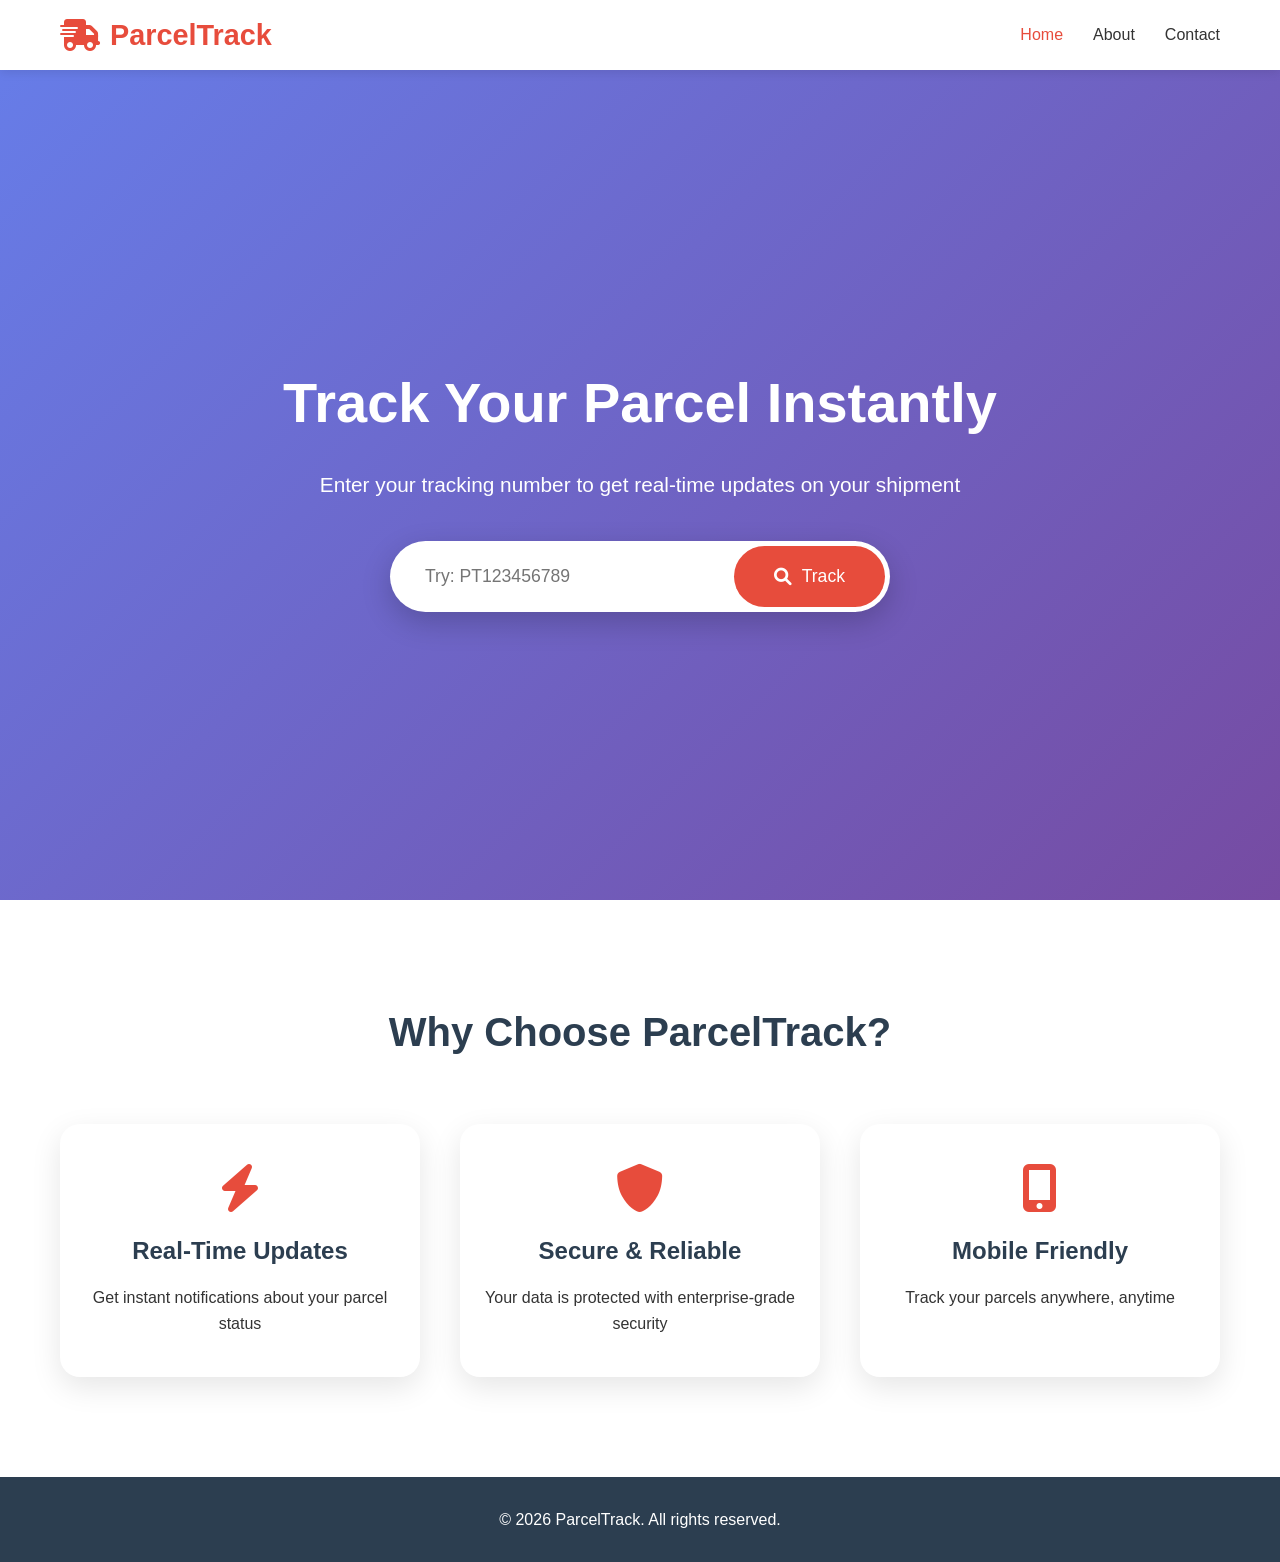
<file: index.html>
<!DOCTYPE html>
<html lang="en">
<head>
    <meta charset="UTF-8">
    <meta name="viewport" content="width=device-width, initial-scale=1.0">
    <title>ParcelTrack - Fast & Reliable Parcel Tracking</title>
    <link rel="stylesheet" href="style.css">
    <link href="https://cdnjs.cloudflare.com/ajax/libs/font-awesome/6.0.0/css/all.min.css" rel="stylesheet">
</head>
<body>
    <!-- Navigation -->
    <nav class="navbar">
        <div class="nav-container">
            <div class="nav-logo">
                <i class="fas fa-shipping-fast"></i>
                <span>ParcelTrack</span>
            </div>
            <ul class="nav-menu">
                <li><a href="index.html" class="nav-link active">Home</a></li>
                <li><a href="about.html" class="nav-link">About</a></li>
                <li><a href="contact.html" class="nav-link">Contact</a></li>
            </ul>
            <div class="hamburger">
                <span></span>
                <span></span>
                <span></span>
            </div>
        </div>
    </nav>

    <!-- Hero Section -->
    <section class="hero">
        <div class="hero-content">
            <h1>Track Your Parcel Instantly</h1>
            <p>Enter your tracking number to get real-time updates on your shipment</p>
            <div class="tracking-input">
                <input type="text" id="trackingNumber" placeholder="Try: PT123456789" maxlength="12">
                <button onclick="trackParcel()">
                    <i class="fas fa-search"></i> Track
                </button>
            </div>
        </div>
    </section>

    <!-- Tracking Results -->
    <section class="tracking-results" id="trackingResults" style="display: none;">
        <div class="container">
            <div class="result-card">
                <h2>Tracking Information</h2>
                <div class="tracking-status" id="trackingStatus"></div>
                <div class="timeline" id="timeline"></div>
            </div>
        </div>
    </section>

    <!-- Features -->
    <section class="features">
        <div class="container">
            <h2>Why Choose ParcelTrack?</h2>
            <div class="features-grid">
                <div class="feature-card">
                    <i class="fas fa-bolt"></i>
                    <h3>Real-Time Updates</h3>
                    <p>Get instant notifications about your parcel status</p>
                </div>
                <div class="feature-card">
                    <i class="fas fa-shield-alt"></i>
                    <h3>Secure & Reliable</h3>
                    <p>Your data is protected with enterprise-grade security</p>
                </div>
                <div class="feature-card">
                    <i class="fas fa-mobile-alt"></i>
                    <h3>Mobile Friendly</h3>
                    <p>Track your parcels anywhere, anytime</p>
                </div>
            </div>
        </div>
    </section>

    <footer class="footer">
        <div class="container">
            <p>&copy; 2026 ParcelTrack. All rights reserved.</p>
        </div>
    </footer>
    <script src="trackingdata.js"></script>
    <script src="script.js"></script>
</body>
</html>
</file>
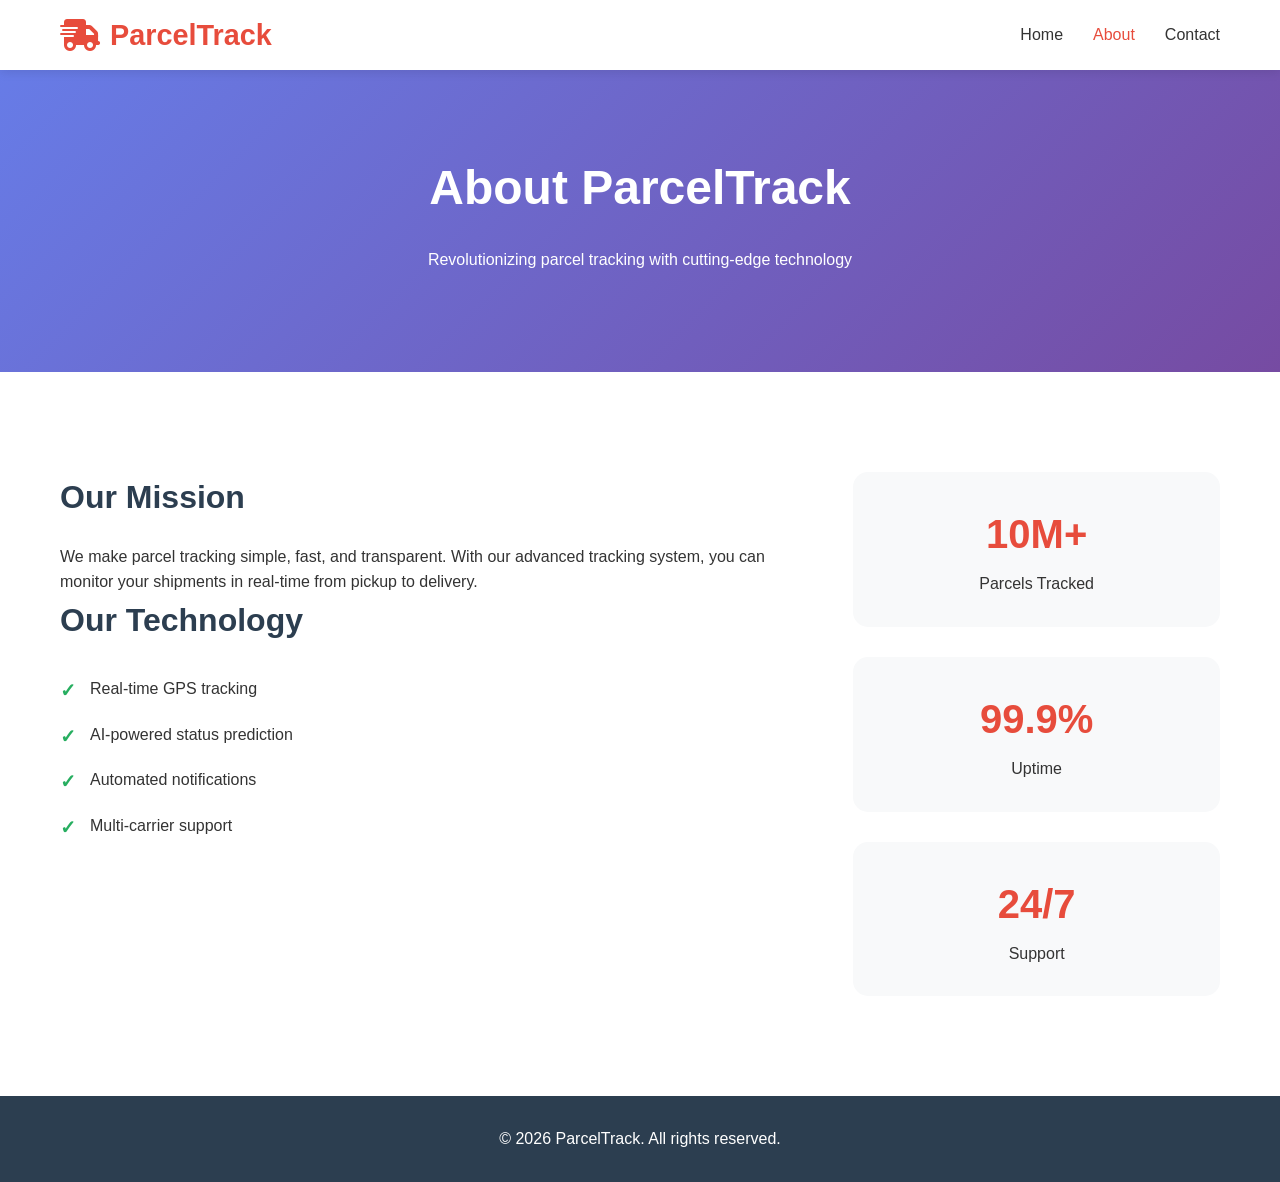
<file: about.html>
<!DOCTYPE html>
<html lang="en">
<head>
    <meta charset="UTF-8">
    <meta name="viewport" content="width=device-width, initial-scale=1.0">
    <title>About Us - ParcelTrack</title>
    <link rel="stylesheet" href="style.css">
    <link href="https://cdnjs.cloudflare.com/ajax/libs/font-awesome/6.0.0/css/all.min.css" rel="stylesheet">
</head>
<body>
    <!-- Navigation (same as index) -->
    <nav class="navbar">
        <div class="nav-container">
            <div class="nav-logo">
                <i class="fas fa-shipping-fast"></i>
                <span>ParcelTrack</span>
            </div>
            <ul class="nav-menu">
                <li><a href="index.html" class="nav-link">Home</a></li>
                <li><a href="about.html" class="nav-link active">About</a></li>
                <li><a href="contact.html" class="nav-link">Contact</a></li>
            </ul>
            <div class="hamburger">
                <span></span>
                <span></span>
                <span></span>
            </div>
        </div>
    </nav>

    <section class="about-hero">
        <div class="container">
            <h1>About ParcelTrack</h1>
            <p>Revolutionizing parcel tracking with cutting-edge technology</p>
        </div>
    </section>

    <section class="about-content">
        <div class="container">
            <div class="about-grid">
                <div class="about-text">
                    <h2>Our Mission</h2>
                    <p>We make parcel tracking simple, fast, and transparent. With our advanced tracking system, you can monitor your shipments in real-time from pickup to delivery.</p>
                    
                    <h2>Our Technology</h2>
                    <ul>
                        <li>Real-time GPS tracking</li>
                        <li>AI-powered status prediction</li>
                        <li>Automated notifications</li>
                        <li>Multi-carrier support</li>
                    </ul>
                </div>
                <div class="about-stats">
                    <div class="stat">
                        <h3>10M+</h3>
                        <p>Parcels Tracked</p>
                    </div>
                    <div class="stat">
                        <h3>99.9%</h3>
                        <p>Uptime</p>
                    </div>
                    <div class="stat">
                        <h3>24/7</h3>
                        <p>Support</p>
                    </div>
                </div>
            </div>
        </div>
    </section>

    <footer class="footer">
        <div class="container">
            <p>&copy; 2026 ParcelTrack. All rights reserved.</p>
        </div>
    </footer>

    <script src="script.js"></script>
</body>
</html>
</file>
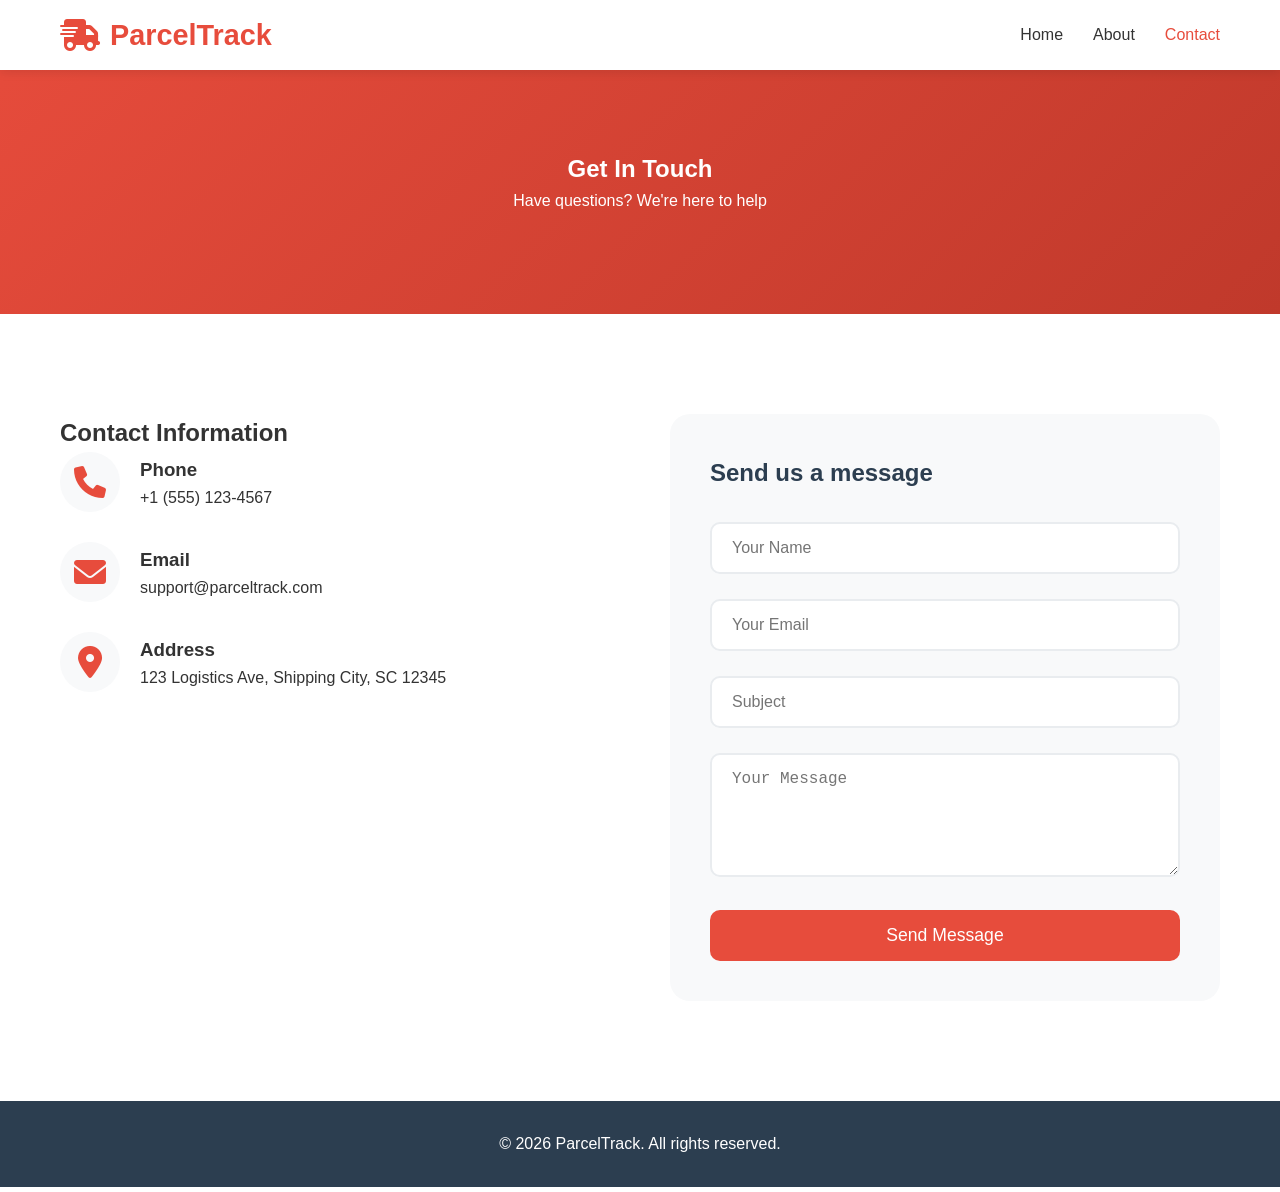
<file: contact.html>
<!DOCTYPE html>
<html lang="en">
<head>
    <meta charset="UTF-8">
    <meta name="viewport" content="width=device-width, initial-scale=1.0">
    <title>Contact Us - ParcelTrack</title>
    <link rel="stylesheet" href="style.css">
    <link href="https://cdnjs.cloudflare.com/ajax/libs/font-awesome/6.0.0/css/all.min.css" rel="stylesheet">
</head>
<body>
    <!-- Navigation -->
    <nav class="navbar">
        <div class="nav-container">
            <div class="nav-logo">
                <i class="fas fa-shipping-fast"></i>
                <span>ParcelTrack</span>
            </div>
            <ul class="nav-menu">
                <li><a href="index.html" class="nav-link">Home</a></li>
                <li><a href="about.html" class="nav-link">About</a></li>
                <li><a href="contact.html" class="nav-link active">Contact</a></li>
            </ul>
            <div class="hamburger">
                <span></span>
                <span></span>
                <span></span>
            </div>
        </div>
    </nav>

    <section class="contact-hero">
        <div class="container">
            <h1>Get In Touch</h1>
            <p>Have questions? We're here to help</p>
        </div>
    </section>

    <section class="contact-content">
        <div class="container">
            <div class="contact-grid">
                <div class="contact-info">
                    <h2>Contact Information</h2>
                    <div class="contact-item">
                        <i class="fas fa-phone"></i>
                        <div>
                            <h3>Phone</h3>
                            <p>+1 (555) 123-4567</p>
                        </div>
                    </div>
                    <div class="contact-item">
                        <i class="fas fa-envelope"></i>
                        <div>
                            <h3>Email</h3>
                            <p>support@parceltrack.com</p>
                        </div>
                    </div>
                    <div class="contact-item">
                        <i class="fas fa-map-marker-alt"></i>
                        <div>
                            <h3>Address</h3>
                            <p>123 Logistics Ave, Shipping City, SC 12345</p>
                        </div>
                    </div>
                </div>
                <form class="contact-form" id="contactForm">
                    <h2>Send us a message</h2>
                    <div class="form-group">
                        <input type="text" id="name" placeholder="Your Name" required>
                    </div>
                    <div class="form-group">
                        <input type="email" id="email" placeholder="Your Email" required>
                    </div>
                    <div class="form-group">
                        <input type="text" id="subject" placeholder="Subject" required>
                    </div>
                    <div class="form-group">
                        <textarea id="message" placeholder="Your Message" rows="5" required></textarea>
                    </div>
                    <button type="submit">Send Message</button>
                </form>
            </div>
        </div>
    </section>

    <footer class="footer">
        <div class="container">
            <p>&copy; 2026 ParcelTrack. All rights reserved.</p>
        </div>
    </footer>

    <script src="script.js"></script>
</body>
</html>
</file>
<file: style.css>
* {
    margin: 0;
    padding: 0;
    box-sizing: border-box;
}

body {
    font-family: 'Segoe UI', Tahoma, Geneva, Verdana, sans-serif;
    line-height: 1.6;
    color: #333;
}

.container {
    max-width: 1200px;
    margin: 0 auto;
    padding: 0 20px;
}

/* Navigation */
.navbar {
    background: #fff;
    box-shadow: 0 2px 10px rgba(0,0,0,0.1);
    position: fixed;
    top: 0;
    width: 100%;
    z-index: 1000;
}

.nav-container {
    max-width: 1200px;
    margin: 0 auto;
    padding: 0 20px;
    display: flex;
    justify-content: space-between;
    align-items: center;
    height: 70px;
}

.nav-logo {
    display: flex;
    align-items: center;
    font-size: 1.8rem;
    font-weight: bold;
    color: #e74c3c;
}

.nav-logo i {
    margin-right: 10px;
    font-size: 2rem;
}

.nav-menu {
    display: flex;
    list-style: none;
    gap: 30px;
}

.nav-link {
    text-decoration: none;
    color: #333;
    font-weight: 500;
    transition: color 0.3s;
}

.nav-link:hover, .nav-link.active {
    color: #e74c3c;
}

.hamburger {
    display: none;
    flex-direction: column;
    cursor: pointer;
}

.hamburger span {
    width: 25px;
    height: 3px;
    background: #333;
    margin: 3px 0;
    transition: 0.3s;
}

/* Hero Section */
.hero {
    background: linear-gradient(135deg, #667eea 0%, #764ba2 100%);
    height: 100vh;
    display: flex;
    align-items: center;
    justify-content: center;
    text-align: center;
    color: white;
    padding-top: 70px;
}

.hero-content h1 {
    font-size: 3.5rem;
    margin-bottom: 20px;
    animation: fadeInUp 1s ease;
}

.hero-content p {
    font-size: 1.3rem;
    margin-bottom: 40px;
    animation: fadeInUp 1s ease 0.2s both;
}

.tracking-input {
    display: flex;
    max-width: 500px;
    margin: 0 auto;
    background: white;
    border-radius: 50px;
    padding: 5px;
    box-shadow: 0 10px 30px rgba(0,0,0,0.2);
    animation: fadeInUp 1s ease 0.4s both;
}

#trackingNumber {
    flex: 1;
    border: none;
    padding: 20px 30px;
    font-size: 1.1rem;
    outline: none;
    border-radius: 50px;
}

.tracking-input button {
    background: #e74c3c;
    color: white;
    border: none;
    padding: 20px 40px;
    border-radius: 50px;
    cursor: pointer;
    font-size: 1.1rem;
    transition: all 0.3s;
    display: flex;
    align-items: center;
    gap: 10px;
}

.tracking-input button:hover {
    background: #c0392b;
    transform: translateY(-2px);
}

/* Tracking Results */
.tracking-results {
    padding: 80px 0;
    background: #f8f9fa;
}

.result-card {
    background: white;
    border-radius: 20px;
    padding: 40px;
    box-shadow: 0 20px 40px rgba(0,0,0,0.1);
    max-width: 800px;
    margin: 0 auto;
}

.tracking-status {
    text-align: center;
    margin-bottom: 40px;
}

.status-icon {
    font-size: 4rem;
    margin-bottom: 20px;
}

.status-delivered { color: #27ae60; }
.status-in-transit { color: #f39c12; }
.status-pending { color: #e74c3c; }

.timeline {
    display: flex;
    flex-direction: column;
    gap: 20px;
}

.timeline-item {
    display: flex;
    align-items: center;
    padding: 20px;
    background: #f8f9fa;
    border-radius: 15px;
    position: relative;
}

.timeline-item::before {
    content: '';
    position: absolute;
    left: 30px;
    top: 50%;
    transform: translateY(-50%);
    width: 3px;
    height: 100%;
    background: #e74c3c;
}

.timeline-icon {
    width: 60px;
    height: 60px;
    border-radius: 50%;
    background: #e74c3c;
    color: white;
    display: flex;
    align-items: center;
    justify-content: center;
    font-size: 1.2rem;
    z-index: 1;
    flex-shrink: 0;
}

.timeline-content {
    margin-left: 20px;
    flex: 1;
}

.timeline-content h4 {
    margin-bottom: 5px;
    color: #2c3e50;
}

.timeline-content p {
    color: #7f8c8d;
    font-size: 0.95rem;
}

/* Features */
.features {
    padding: 100px 0;
    background: white;
}

.features h2 {
    text-align: center;
    font-size: 2.5rem;
    margin-bottom: 60px;
    color: #2c3e50;
}

.features-grid {
    display: grid;
    grid-template-columns: repeat(auto-fit, minmax(300px, 1fr));
    gap: 40px;
}

.feature-card {
    text-align: center;
    padding: 40px 20px;
    border-radius: 20px;
    box-shadow: 0 10px 30px rgba(0,0,0,0.1);
    transition: transform 0.3s, box-shadow 0.3s;
}

.feature-card:hover {
    transform: translateY(-10px);
    box-shadow: 0 20px 40px rgba(0,0,0,0.15);
}

.feature-card i {
    font-size: 3rem;
    color: #e74c3c;
    margin-bottom: 20px;
}

.feature-card h3 {
    font-size: 1.5rem;
    margin-bottom: 15px;
    color: #2c3e50;
}

/* About Page */
.about-hero {
    background: linear-gradient(135deg, #667eea 0%, #764ba2 100%);
    padding: 150px 0 100px;
    text-align: center;
    color: white;
}

.about-hero h1 {
    font-size: 3rem;
    margin-bottom: 20px;
}

.about-content {
    padding: 100px 0;
}

.about-grid {
    display: grid;
    grid-template-columns: 2fr 1fr;
    gap: 60px;
    align-items: start;
}

.about-text h2 {
    font-size: 2rem;
    margin-bottom: 20px;
    color: #2c3e50;
}

.about-text ul {
    list-style: none;
    padding-left: 0;
}

.about-text li {
    padding: 10px 0;
    padding-left: 30px;
    position: relative;
}

.about-text li::before {
    content: '✓';
    position: absolute;
    left: 0;
    color: #27ae60;
    font-weight: bold;
    font-size: 1.2rem;
}

.about-stats {
    display: flex;
    flex-direction: column;
    gap: 30px;
}

.stat {
    text-align: center;
    padding: 30px;
    background: #f8f9fa;
    border-radius: 15px;
}

.stat h3 {
    font-size: 2.5rem;
    color: #e74c3c;
    margin-bottom: 5px;
}

/* Contact Page */
.contact-hero {
    background: linear-gradient(135deg, #e74c3c 0%, #c0392b 100%);
    padding: 150px 0 100px;
    text-align: center;
    color: white;
}

.contact-content {
    padding: 100px 0;
}

.contact-grid {
    display: grid;
    grid-template-columns: 1fr 1fr;
    gap: 60px;
}

.contact-item {
    display: flex;
    align-items: center;
    margin-bottom: 30px;
}

.contact-item i {
    font-size: 2rem;
    color: #e74c3c;
    width: 60px;
    height: 60px;
    display: flex;
    align-items: center;
    justify-content: center;
    background: #f8f9fa;
    border-radius: 50%;
    margin-right: 20px;
}

.contact-form {
    background: #f8f9fa;
    padding: 40px;
    border-radius: 20px;
}

.contact-form h2 {
    margin-bottom: 30px;
    color: #2c3e50;
}

.form-group {
    margin-bottom: 25px;
}

.form-group input,
.form-group textarea {
    width: 100%;
    padding: 15px 20px;
    border: 2px solid #e9ecef;
    border-radius: 10px;
    font-size: 1rem;
    transition: border-color 0.3s;
}

.form-group input:focus,
.form-group textarea:focus {
    outline: none;
    border-color: #e74c3c;
}

.contact-form button {
    background: #e74c3c;
    color: white;
    border: none;
    padding: 15px 40px;
    border-radius: 10px;
    font-size: 1.1rem;
    cursor: pointer;
    width: 100%;
    transition: background 0.3s;
}

.contact-form button:hover {
    background: #c0392b;
}

/* Footer */
.footer {
    background: #2c3e50;
    color: white;
    text-align: center;
    padding: 30px 0;
}

/* Animations */
@keyframes fadeInUp {
    from {
        opacity: 0;
        transform: translateY(30px);
    }
    to {
        opacity: 1;
        transform: translateY(0);
    }
}

/* Responsive Design */
@media (max-width: 768px) {
    .hamburger {
        display: flex;
    }
    
    .nav-menu {
        position: fixed;
        left: -100%;
        top: 70px;
        flex-direction: column;
        background-color: white;
        width: 100%;
        text-align: center;
        transition: 0.3s;
        box-shadow: 0 10px 27px rgba(0,0,0,0.05);
        padding: 20px 0;
    }
    
    .nav-menu.active {
        left: 0;
    }
    
    .hero-content h1 {
        font-size: 2.5rem;
    }
    
    .tracking-input {
        flex-direction: column;
    }
    
    .about-grid,
    .contact-grid {
        grid-template-columns: 1fr;
        gap: 40px;
    }
    
    .features-grid {
        grid-template-columns: 1fr;
    }
}
</file>
